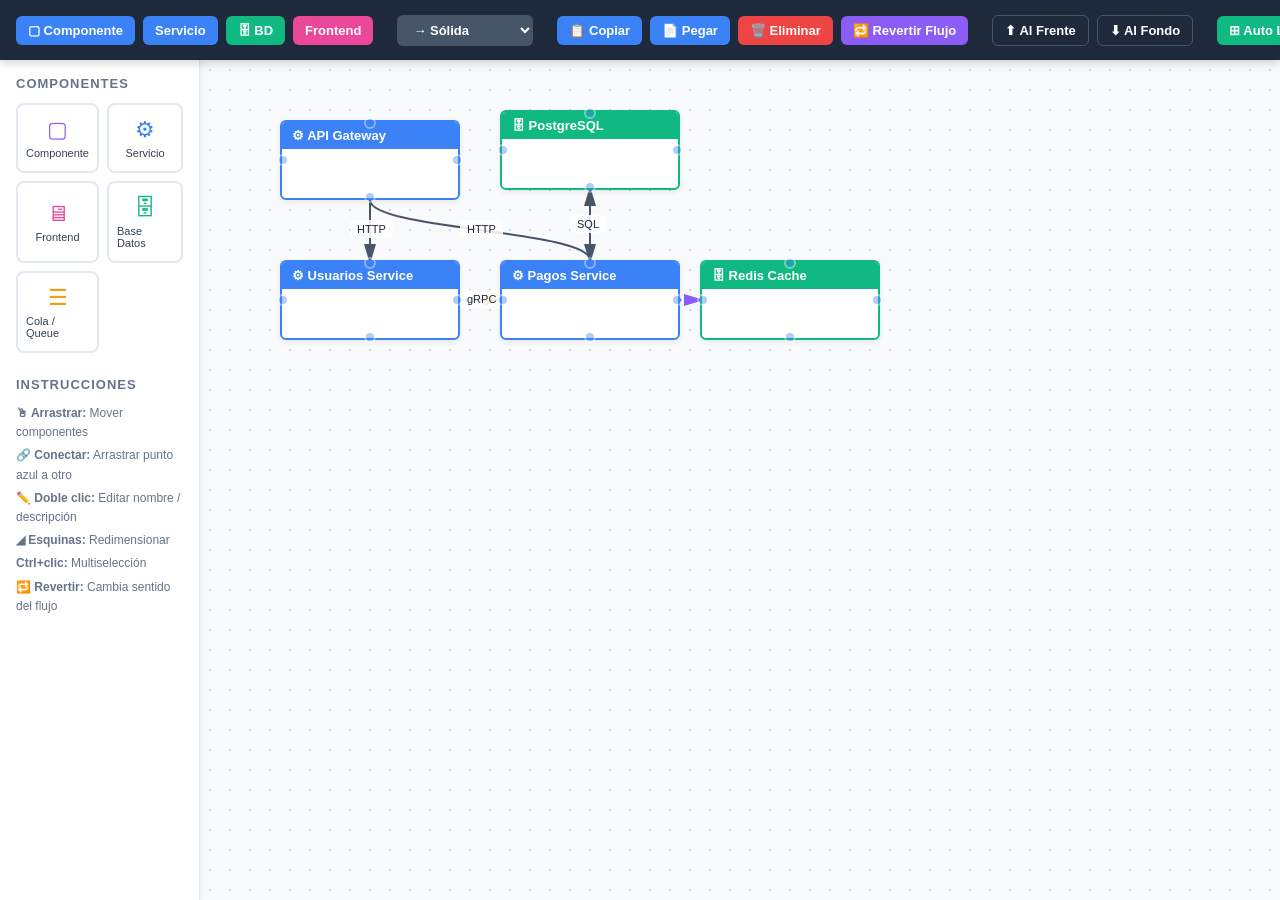
<file: index.html>
<!DOCTYPE html>
<html lang="es">
<head>
    <meta charset="UTF-8">
    <meta name="viewport" content="width=device-width, initial-scale=1.0">
    <title>Diagrama de Componentes</title>
    <link rel="stylesheet" href="css/styles.css">
</head>
<body>

    <div class="toolbar">
        <button onclick="app.addElement('component')">▢ Componente</button>
        <button onclick="app.addElement('service')" style="background:#3b82f6;"> Servicio</button>
        <button onclick="app.addElement('database')" style="background:#10b981;">🗄 BD</button>
        <button onclick="app.addElement('frontend')" style="background:#ec4899;"> Frontend</button>
        <div class="sep"></div>
        <select id="lineType">
            <option value="solid">→ Sólida</option>
            <option value="dashed">→ Discontinua</option>
            <option value="dotted">→ Punteada</option>
        </select>
        <div class="sep"></div>
        <button onclick="app.copySelected()">📋 Copiar</button>
        <button onclick="app.pasteSelected()">📄 Pegar</button>
        <button onclick="app.deleteSelected()" style="background:#ef4444;">🗑️ Eliminar</button>
        <button onclick="app.reverseConn()" style="background:#8b5cf6;">🔁 Revertir Flujo</button>
        <div class="sep"></div>
        <button onclick="app.bringToFront()" style="background:#1e293b;border:1px solid #475569;">⬆ Al Frente</button>
        <button onclick="app.sendToBack()" style="background:#1e293b;border:1px solid #475569;">⬇ Al Fondo</button>
        <div class="sep"></div>
        <button onclick="app.autoLayout()" style="background:#10b981;">⊞ Auto Layout</button>
        <div class="sep"></div>
        <button onclick="app.exportAsImage()" style="background:#6366f1;">🖼 Exportar PNG</button>
        <input id="zoomDisplay" type="text" value="100%" style="color:white;font-size:13px;font-weight:600;width:52px;text-align:center;background:#475569;border:none;border-radius:4px;padding:4px;" onchange="app.applyZoomInput(this)" onkeydown="if(event.key==='Enter') this.blur()" ondblclick="app.resetZoom()">
        <div class="sep"></div>
        <button onclick="app.saveDiagram()" style="background:#6366f1;">💾 Guardar</button>
        <button onclick="app.loadDiagram()">📂 Cargar</button>
        <input type="file" id="fileInput" style="display:none" accept=".json" onchange="app.loadFromFile(this)">
    </div>

    <div class="sidebar">
        <h3>Componentes</h3>
        <div class="shape-palette">
            <div class="shape-btn" onclick="app.addElement('component')">
                <div class="icon" style="color:#8b5cf6;">▢</div>Componente
            </div>
            <div class="shape-btn" onclick="app.addElement('service')">
                <div class="icon" style="color:#3b82f6;">⚙</div>Servicio
            </div>
            <div class="shape-btn" onclick="app.addElement('frontend')">
                <div class="icon" style="color:#ec4899;">🖥</div>Frontend
            </div>
            <div class="shape-btn" onclick="app.addElement('database')">
                <div class="icon" style="color:#10b981;">🗄</div>Base Datos
            </div>
            <div class="shape-btn" onclick="app.addElement('queue')">
                <div class="icon" style="color:#f59e0b;">☰</div>Cola / Queue
            </div>
        </div>

        <h3>Instrucciones</h3>
        <div class="instrucciones">
            <p><strong>🖱 Arrastrar:</strong> Mover componentes</p>
            <p><strong>🔗 Conectar:</strong> Arrastrar punto azul a otro</p>
            <p><strong>✏️ Doble clic:</strong> Editar nombre / descripción</p>
            <p><strong>◢ Esquinas:</strong> Redimensionar</p>
            <p><strong>Ctrl+clic:</strong> Multiselección</p>
            <p><strong>🔁 Revertir:</strong> Cambia sentido del flujo</p>
        </div>
    </div>

    <div id="canvas">
        <div id="rubberBand"></div>
        <svg id="connections-svg">
            <defs>
                <marker id="arrow" markerWidth="10" markerHeight="10" refX="8" refY="3" orient="auto">
                    <polygon points="0 0, 10 3, 0 6" fill="#475569" />
                </marker>
                <marker id="arrow-dashed" markerWidth="10" markerHeight="10" refX="8" refY="3" orient="auto">
                    <polygon points="0 0, 10 3, 0 6" fill="#f59e0b" />
                </marker>
                <marker id="arrow-dotted" markerWidth="10" markerHeight="10" refX="8" refY="3" orient="auto">
                    <polygon points="0 0, 10 3, 0 6" fill="#8b5cf6" />
                </marker>
                <marker id="arrow-rev" markerWidth="10" markerHeight="10" refX="2" refY="3" orient="auto">
                    <polygon points="10 0, 0 3, 10 6" fill="#475569" />
                </marker>
            </defs>
        </svg>
    </div>

    <div id="editModal" class="modal">
        <div class="modal-content">
            <h2 id="modalTitle">Editar Elemento</h2>
            <div class="form-group">
                <label>Nombre:</label>
                <input type="text" id="editLabel">
            </div>
            <div id="connLabelGroup" class="form-group" style="display:none;">
                <label>Etiqueta del flujo:</label>
                <input type="text" id="editConnLabel">
            </div>
            <div id="compDescGroup" class="form-group" style="display:none;">
                <label>Descripción / Tecnología:</label>
                <textarea id="editCompDesc" placeholder="Ej: Node.js, PostgreSQL, React..."></textarea>
            </div>
            <div id="compTypeGroup" class="form-group" style="display:none;">
                <label>Tipo:</label>
                <select id="editCompType">
                    <option value="">Componente</option>
                    <option value="service">Servicio</option>
                    <option value="database">Base de Datos</option>
                    <option value="frontend">Frontend</option>
                    <option value="queue">Cola / Queue</option>
                </select>
            </div>
            <div class="modal-btns">
                <button class="btn btn-secondary" onclick="app.closeModal()">Cancelar</button>
                <button class="btn btn-primary" onclick="app.saveEdit()">Guardar</button>
            </div>
        </div>
    </div>

    <div id="saveModal" class="modal">
        <div class="modal-content">
            <h2>Guardar Diagrama</h2>
            <div class="form-group">
                <label>Nombre del archivo:</label>
                <input type="text" id="saveFileName" value="diagrama-componentes.json">
            </div>
            <div style="font-size:13px;color:#64748b;margin-bottom:12px;">
                Se abrirá el selector de archivos para elegir la ubicación.
            </div>
            <div class="modal-btns">
                <button class="btn btn-secondary" onclick="app.closeSaveModal()">Cancelar</button>
                <button class="btn btn-primary" onclick="app.confirmSave()">Guardar</button>
            </div>
        </div>
    </div>

    <div id="connEditModal" class="modal">
        <div class="modal-content">
            <h2>Editar Flujo</h2>
            <div class="form-group">
                <label>Nombre del flujo:</label>
                <input type="text" id="editConnLabel2">
            </div>
            <div class="form-group">
                <label>Tipo de línea:</label>
                <select id="editConnStyle">
                    <option value="solid">Sólida (→)</option>
                    <option value="dashed">Discontinua (⇢)</option>
                    <option value="dotted">Punteada (⇢)</option>
                </select>
            </div>
            <div class="modal-btns">
                <button class="btn btn-secondary" onclick="app.closeConnModal()">Cancelar</button>
                <button class="btn btn-warning" onclick="app.reverseConn()">🔁 Revertir dirección</button>
                <button class="btn btn-primary" onclick="app.saveConnEdit()">Guardar</button>
            </div>
        </div>
    </div>

    <script src="js/State.js"></script>
    <script src="js/Renderer.js"></script>
    <script src="js/Zoom.js"></script>
    <script src="js/Guides.js"></script>
    <script src="js/Layout.js"></script>
    <script src="js/Modals.js"></script>
    <script src="js/FileIO.js"></script>
    <script src="js/ZOrder.js"></script>
    <script src="js/Export.js"></script>
    <script src="js/Events.js"></script>
    <script src="js/App.js"></script>
    <script>new App();</script>
</body>
</html>
</file>
<file: css/styles.css>
* { margin: 0; padding: 0; box-sizing: border-box; }
body { font-family: 'Segoe UI', sans-serif; overflow: hidden; background: #f0f2f5; }

.toolbar {
    position: fixed; top: 0; left: 0; right: 0; height: 60px;
    background: #1e293b; display: flex; align-items: center; padding: 0 16px; gap: 8px; z-index: 1000;
    box-shadow: 0 2px 10px rgba(0,0,0,0.2); color: white;
}
.toolbar button, .toolbar select {
    padding: 7px 12px; border: none; border-radius: 6px; cursor: pointer;
    font-weight: 600; transition: 0.2s; font-size: 13px;
}
.toolbar button { background: #3b82f6; color: white; white-space: nowrap; }
.toolbar button:hover { background: #2563eb; }
.toolbar select { background: #475569; color: white; }
.toolbar .sep { width: 1px; height: 28px; background: #475569; margin: 0 4px; }

.sidebar {
    position: fixed; left: 0; top: 60px; width: 200px; height: calc(100vh - 60px);
    background: #fff; border-right: 1px solid #e2e8f0; padding: 16px;
    overflow-y: auto; z-index: 999; box-shadow: 2px 0 5px rgba(0,0,0,0.05);
}
.sidebar h3 { font-size: 13px; color: #64748b; text-transform: uppercase; margin-bottom: 12px; letter-spacing: 1px; }

.shape-palette { display: grid; grid-template-columns: 1fr 1fr; gap: 8px; margin-bottom: 24px; }
.shape-btn {
    display: flex; flex-direction: column; align-items: center; justify-content: center;
    padding: 12px 8px; border: 2px solid #e2e8f0; border-radius: 8px; cursor: pointer;
    transition: 0.2s; background: white; font-size: 11px; color: #334155;
}
.shape-btn:hover { border-color: #3b82f6; background: #eff6ff; }
.shape-btn .icon { font-size: 22px; margin-bottom: 4px; }

#canvas {
    position: fixed; left: 200px; top: 60px; right: 0; bottom: 0;
    background: #f8fafc;
    background-image: radial-gradient(#cbd5e1 1px, transparent 1px);
    background-size: 20px 20px; overflow: hidden; transform-origin: 0 0;
}

#connections-svg { position: absolute; top: 0; left: 0; width: 100%; height: 100%; pointer-events: none; z-index: 1; }
.conn-hit { pointer-events: stroke; }
.conn-arrow-hit { pointer-events: fill; cursor: pointer; }
.connection-line { fill: none; stroke: #475569; stroke-width: 2; pointer-events: none; }
.connection-line.hover { stroke: #3b82f6; stroke-width: 3; }
.connection-line.dashed { stroke-dasharray: 6,4; stroke: #f59e0b; }
.connection-line.dotted { stroke-dasharray: 2,3; stroke: #8b5cf6; }
.conn-group.selected .connection-line { stroke: #ef4444; stroke-width: 3; }
.connection-line.bidi { marker-end: url(#arrow); }

.conn-label {
    position: absolute; font-size: 11px; color: #1e293b; background: rgba(255,255,255,0.85);
    padding: 2px 6px; border-radius: 4px; pointer-events: auto; cursor: pointer;
    border: 1px solid transparent; z-index: 5; white-space: nowrap;
}
.conn-label:hover { border-color: #3b82f6; }
.conn-label.selected { border-color: #ef4444; background: #fef2f2; }

.node {
    position: absolute; cursor: move; z-index: 10; user-select: none;
    background: white; box-shadow: 0 2px 6px rgba(0,0,0,0.08);
    transition: box-shadow 0.15s; border-radius: 6px; overflow: visible;
}
.node:hover { box-shadow: 0 6px 12px rgba(0,0,0,0.12); }
.node.selected { outline: 3px solid #3b82f6; outline-offset: 2px; }

.node.component {
    border: 2px solid #8b5cf6; min-width: 140px; min-height: 60px;
    display: flex; flex-direction: column;
}
.node.component.service { border-color: #3b82f6; }
.node.component.database { border-color: #10b981; }
.node.component.frontend { border-color: #ec4899; }
.node.component.queue { border-color: #f59e0b; }

.comp-header {
    background: #8b5cf6; color: white; padding: 6px 10px; font-weight: 600;
    font-size: 13px; cursor: move; border-radius: 4px 4px 0 0; display: flex; align-items: center; gap: 6px;
}
.node.component.service .comp-header { background: #3b82f6; }
.node.component.database .comp-header { background: #10b981; }
.node.component.frontend .comp-header { background: #ec4899; }
.node.component.queue .comp-header { background: #f59e0b; }
.comp-body { padding: 10px; font-size: 12px; color: #475569; flex: 1; cursor: move; }

.resize-handle {
    position: absolute; width: 10px; height: 10px; background: #3b82f6;
    border: 2px solid white; border-radius: 2px; z-index: 25; display: none; cursor: nwse-resize;
}
.node.selected .resize-handle { display: block; }
.resize-handle.se { bottom: -5px; right: -5px; cursor: nwse-resize; }
.resize-handle.sw { bottom: -5px; left: -5px; cursor: nesw-resize; }
.resize-handle.ne { top: -5px; right: -5px; cursor: nesw-resize; }
.resize-handle.nw { top: -5px; left: -5px; cursor: nwse-resize; }

.node-text { font-size: 12px; color: #1e293b; text-align: center; padding: 4px 6px; word-break: break-word; line-height: 1.3; }

.conn-point {
    position: absolute; width: 12px; height: 12px; background: #3b82f6;
    border-radius: 50%; border: 2px solid white; cursor: crosshair;
    z-index: 20; opacity: 0.4; transition: opacity 0.15s;
}
.node:hover .conn-point { opacity: 1; }
.conn-point.connecting { opacity: 1; background: #10b981; animation: pulse 1s infinite; }
@keyframes pulse { 0%,100% { transform: scale(1); } 50% { transform: scale(1.3); } }
.conn-point.top { top: -5px; left: 50%; transform: translateX(-50%); }
.conn-point.bottom { bottom: -5px; left: 50%; transform: translateX(-50%); }
.conn-point.left { left: -5px; top: 50%; transform: translateY(-50%); }
.conn-point.right { right: -5px; top: 50%; transform: translateY(-50%); }

#rubberBand {
    position: absolute; border: 1px solid #3b82f6; background: rgba(59,130,246,0.08);
    z-index: 100; pointer-events: none; display: none;
}

.modal { display: none; position: fixed; inset: 0; background: rgba(0,0,0,0.5); z-index: 2000; justify-content: center; align-items: center; }
.modal-content { background: white; padding: 24px; border-radius: 10px; width: 440px; box-shadow: 0 10px 25px rgba(0,0,0,0.2); }
.modal-content h2 { margin-bottom: 16px; color: #1e293b; font-size: 18px; }
.form-group { margin-bottom: 12px; }
.form-group label { display: block; margin-bottom: 4px; font-weight: 600; color: #475569; font-size: 13px; }
.form-group input, .form-group select, .form-group textarea { width: 100%; padding: 8px; border: 1px solid #cbd5e1; border-radius: 5px; font-family: inherit; font-size: 13px; }
.form-group textarea { resize: vertical; min-height: 50px; }
.modal-btns { display: flex; justify-content: flex-end; gap: 8px; margin-top: 16px; }
.btn { padding: 8px 16px; border: none; border-radius: 5px; cursor: pointer; font-weight: 600; font-size: 13px; }
.btn-primary { background: #3b82f6; color: white; }
.btn-secondary { background: #94a3b8; color: white; }
.btn-success { background: #10b981; color: white; }
.btn-danger { background: #ef4444; color: white; }
.btn-warning { background: #f59e0b; color: white; }

.instrucciones { font-size: 12px; color: #64748b; line-height: 1.6; }
.instrucciones p { margin-bottom: 4px; }
</file>
